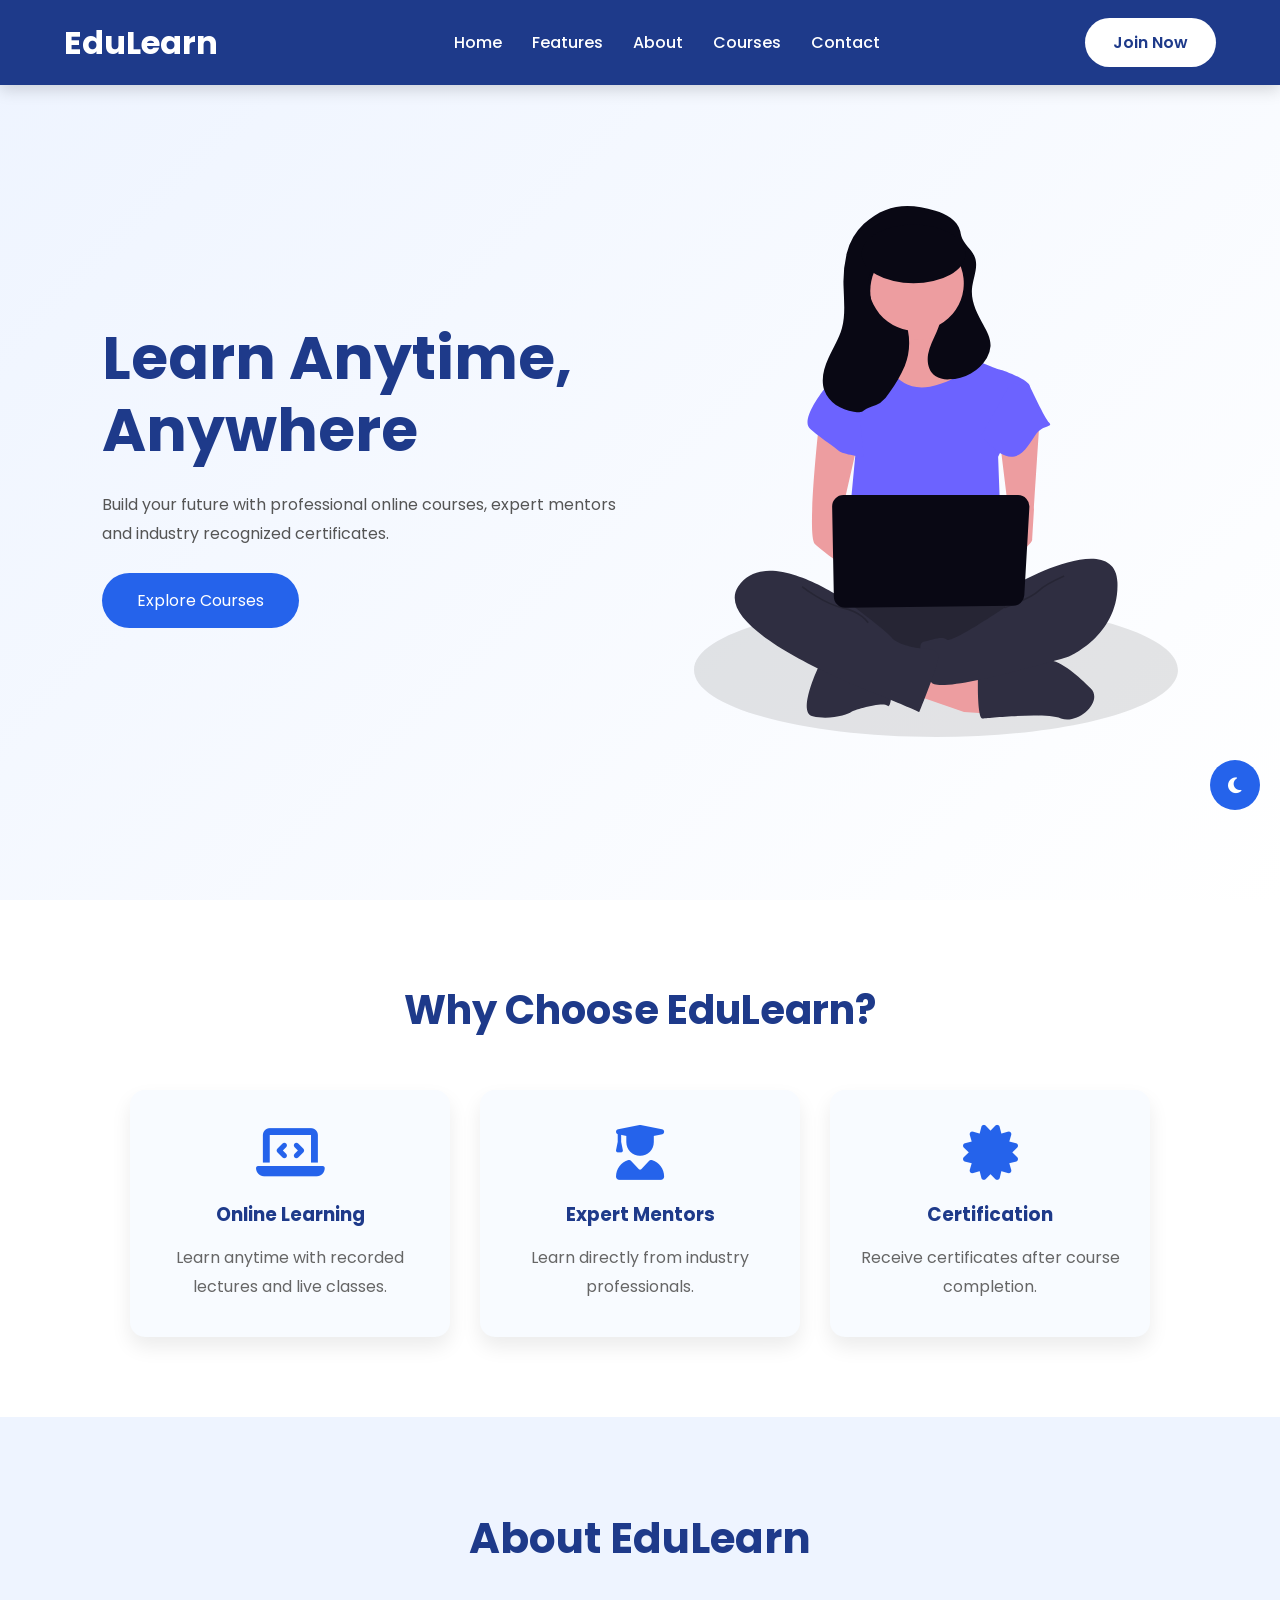
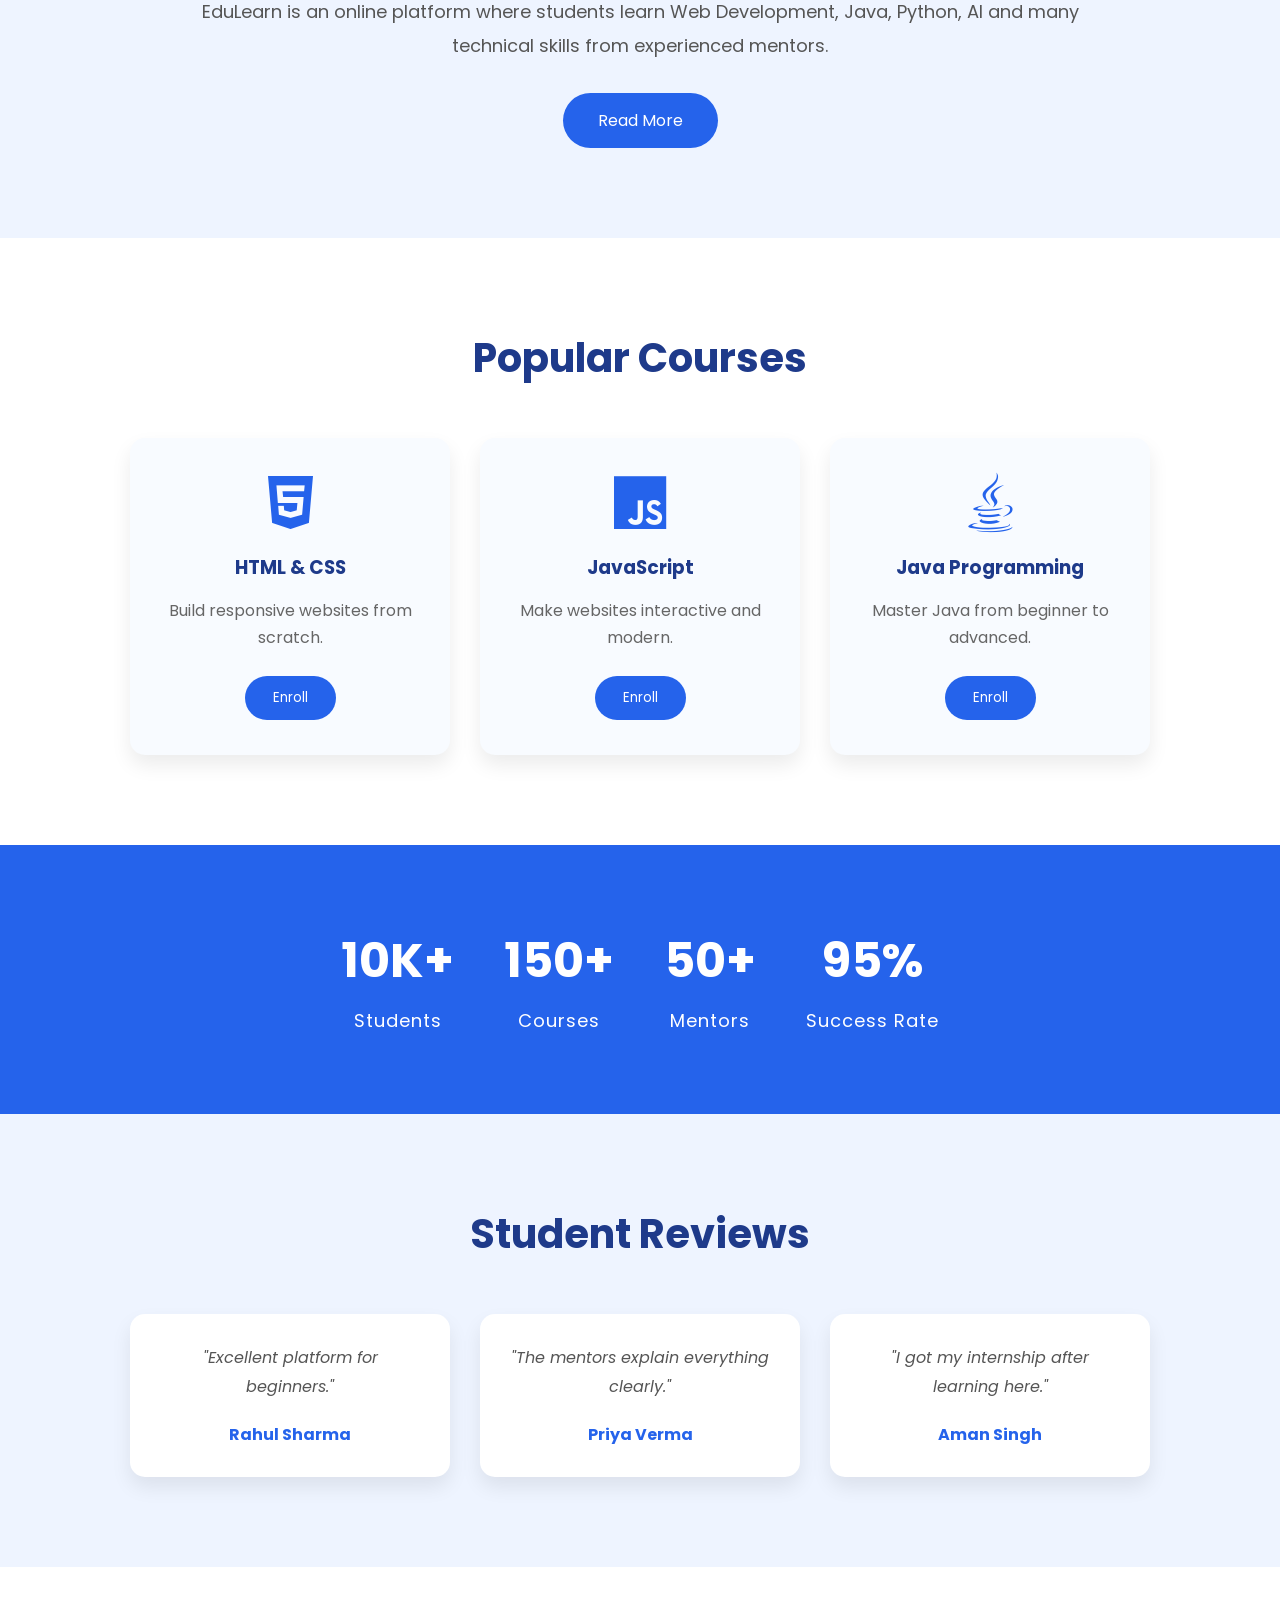
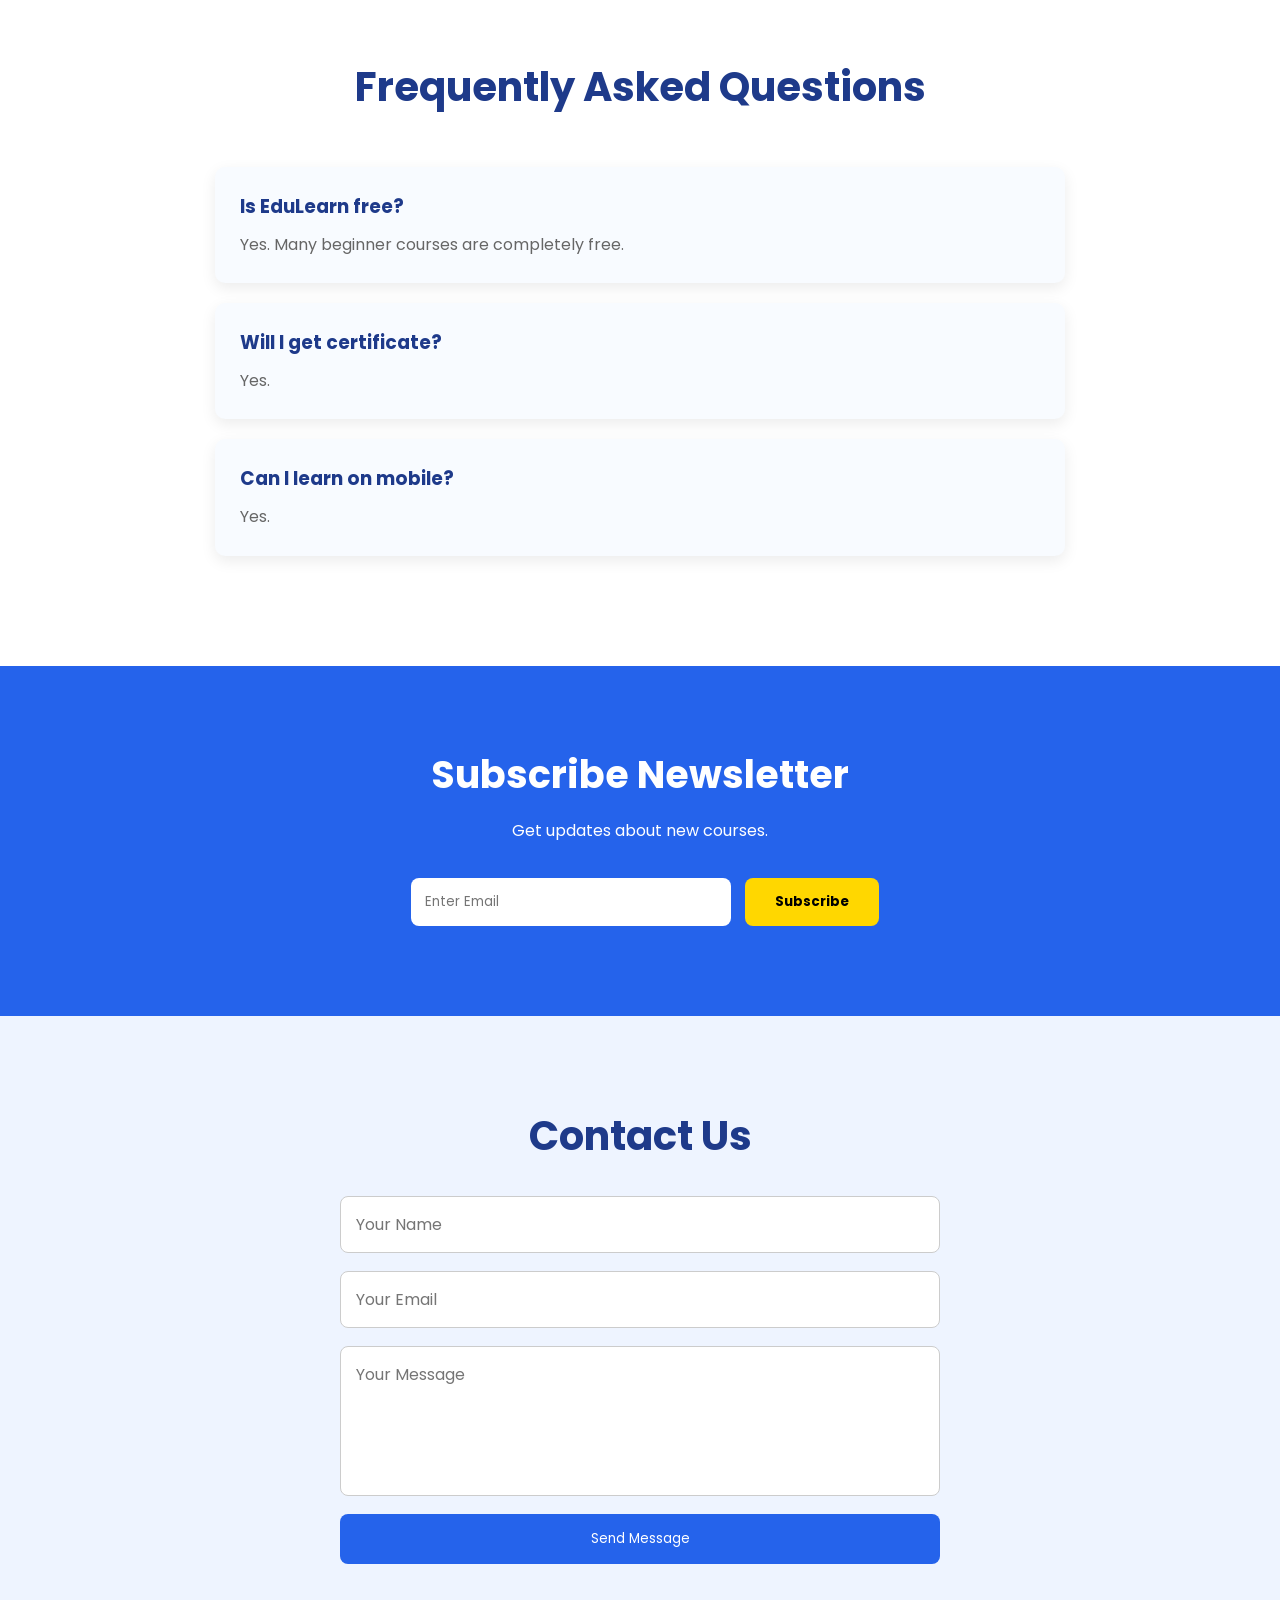
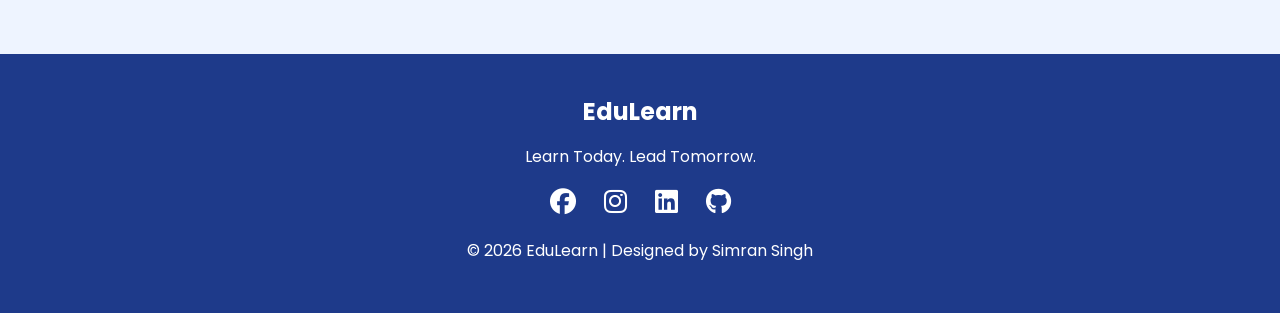
<file: Task-1-Landing Page/index.html>
<!DOCTYPE html>
<html lang="en">
<head>
    <meta charset="UTF-8">
    <meta name="viewport" content="width=device-width, initial-scale=1.0">

    <title>EduLearn | Online Learning Platform</title>

    <!-- CSS -->
    <link rel="stylesheet" href="style.css">

    <!-- Google Font -->
    <link href="https://fonts.googleapis.com/css2?family=Poppins:wght@300;400;500;600;700&display=swap" rel="stylesheet">

    <!-- Font Awesome -->
    <link rel="stylesheet"
    href="https://cdnjs.cloudflare.com/ajax/libs/font-awesome/6.5.2/css/all.min.css">
</head>

<body>

<!-- Loader -->
<div id="loader"></div>

<!-- Scroll Progress -->
<div id="progress-bar"></div>

<!-- Theme Button -->
<button id="theme-toggle">
    <i class="fas fa-moon"></i>
</button>

<!-- ================= HEADER ================= -->

<header>

<nav>

<h2 class="logo">EduLearn</h2>

<ul>

<li><a href="#home">Home</a></li>
<li><a href="#features">Features</a></li>
<li><a href="#about">About</a></li>
<li><a href="#courses">Courses</a></li>
<li><a href="#contact">Contact</a></li>

</ul>

<a href="#" class="btn">Join Now</a>

</nav>

</header>

<!-- ================= HERO ================= -->

<section class="hero" id="home">

<div class="hero-text">

<h1>Learn Anytime,<br>Anywhere</h1>

<p>

Build your future with professional online courses,
expert mentors and industry recognized certificates.

</p>

<a href="#courses" class="hero-btn">Explore Courses</a>

</div>

<div class="hero-image">

<img src="hero.svg" alt="Hero Image">
</div>

</section>

<!-- ================= FEATURES ================= -->

<section class="features" id="features">

<h2 class="section-title">Why Choose EduLearn?</h2>

<div class="feature-container">

<div class="feature-card">

<i class="fas fa-laptop-code"></i>

<h3>Online Learning</h3>

<p>

Learn anytime with recorded lectures and live classes.

</p>

</div>

<div class="feature-card">

<i class="fas fa-user-graduate"></i>

<h3>Expert Mentors</h3>

<p>

Learn directly from industry professionals.

</p>

</div>

<div class="feature-card">

<i class="fas fa-certificate"></i>

<h3>Certification</h3>

<p>

Receive certificates after course completion.

</p>

</div>

</div>

</section>

<!-- ================= ABOUT ================= -->

<section class="about" id="about">

<div class="about-text">

<h2>About EduLearn</h2>

<p>

EduLearn is an online platform where students learn
Web Development, Java, Python, AI and many technical
skills from experienced mentors.

</p>

<a href="#" class="about-btn">Read More</a>

</div>

</section>

<!-- ================= COURSES ================= -->

<section class="courses" id="courses">

<h2 class="section-title">

Popular Courses

</h2>

<div class="course-container">

<div class="course-card">

<i class="fab fa-html5"></i>

<h3>HTML & CSS</h3>

<p>

Build responsive websites from scratch.

</p>

<button>Enroll</button>

</div>

<div class="course-card">

<i class="fab fa-js"></i>

<h3>JavaScript</h3>

<p>

Make websites interactive and modern.

</p>

<button>Enroll</button>

</div>

<div class="course-card">

<i class="fab fa-java"></i>

<h3>Java Programming</h3>

<p>

Master Java from beginner to advanced.

</p>

<button>Enroll</button>

</div>

</div>

</section>

<!-- ================= STATS ================= -->

<section class="stats">

<div class="stat-box">

<h2>10K+</h2>

<p>Students</p>

</div>

<div class="stat-box">

<h2>150+</h2>

<p>Courses</p>

</div>

<div class="stat-box">

<h2>50+</h2>

<p>Mentors</p>

</div>

<div class="stat-box">

<h2>95%</h2>

<p>Success Rate</p>

</div>

</section>

<!-- ================= TESTIMONIAL ================= -->

<section class="testimonials">

<h2 class="section-title">

Student Reviews

</h2>

<div class="testimonial-container">

<div class="testimonial-card">

<p>

"Excellent platform for beginners."

</p>

<h4>Rahul Sharma</h4>

</div>

<div class="testimonial-card">

<p>

"The mentors explain everything clearly."

</p>

<h4>Priya Verma</h4>

</div>

<div class="testimonial-card">

<p>

"I got my internship after learning here."

</p>

<h4>Aman Singh</h4>

</div>

</div>

</section>

<!-- ================= FAQ ================= -->

<section class="faq">

<h2 class="section-title">

Frequently Asked Questions

</h2>

<div class="faq-box">

<h3>Is EduLearn free?</h3>

<p>

Yes. Many beginner courses are completely free.

</p>

</div>

<div class="faq-box">

<h3>Will I get certificate?</h3>

<p>

Yes.

</p>

</div>

<div class="faq-box">

<h3>Can I learn on mobile?</h3>

<p>

Yes.

</p>

</div>

</section>

<!-- ================= NEWSLETTER ================= -->

<section class="newsletter">

<h2>

Subscribe Newsletter

</h2>

<p>

Get updates about new courses.

</p>

<input type="email" placeholder="Enter Email">

<button>

Subscribe

</button>

</section>

<!-- ================= CONTACT ================= -->

<section class="contact" id="contact">

<h2>

Contact Us

</h2>

<form id="contactForm">

<input
type="text"
placeholder="Your Name"
required>

<input
type="email"
placeholder="Your Email"
required>

<textarea
placeholder="Your Message"
required></textarea>

<button type="submit">

Send Message

</button>

</form>

</section>

<!-- ================= FOOTER ================= -->

<footer>

<h2>

EduLearn

</h2>

<p>

Learn Today. Lead Tomorrow.

</p>

<div class="social">

<i class="fab fa-facebook"></i>

<i class="fab fa-instagram"></i>

<i class="fab fa-linkedin"></i>

<i class="fab fa-github"></i>

</div>

<p>

© 2026 EduLearn | Designed by Simran Singh

</p>

</footer>

<!-- Back To Top -->

<button id="topBtn">

↑

</button>

<script src="script.js"></script>

</body>
</html>
</file>
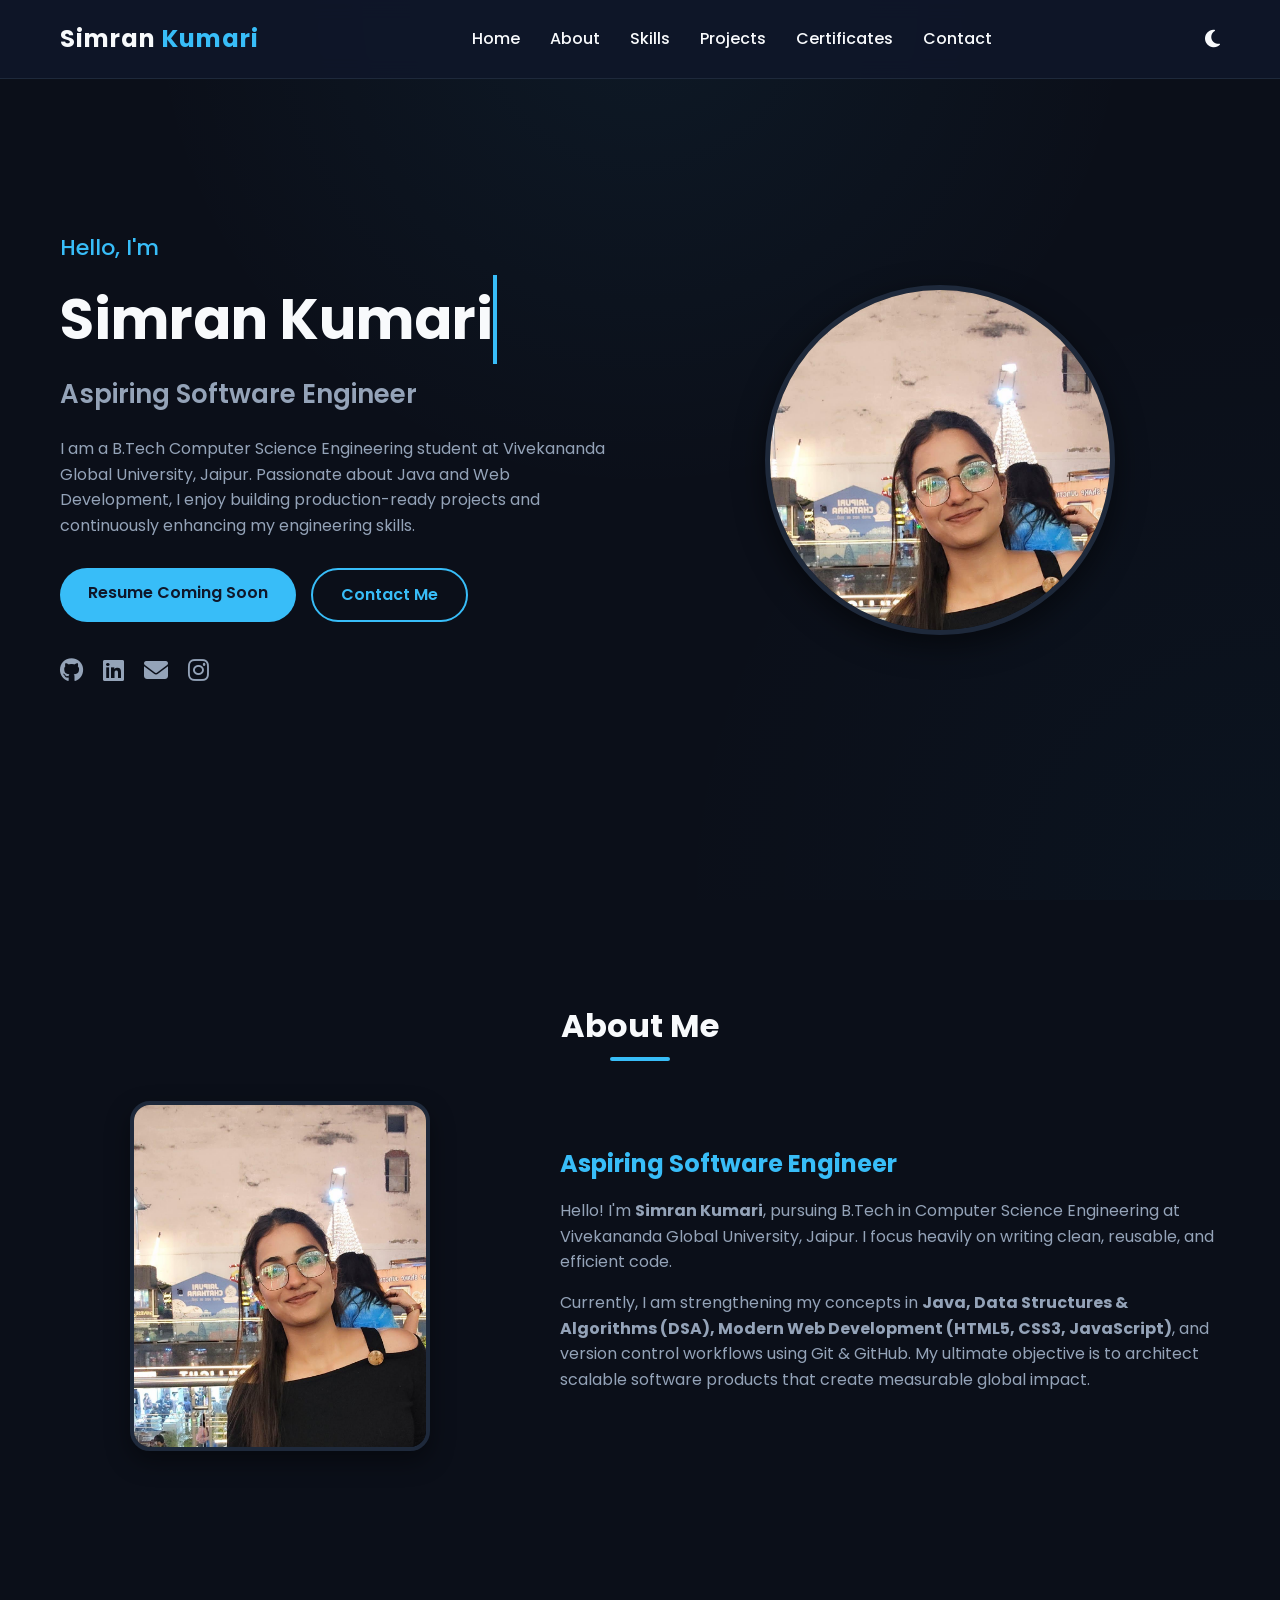
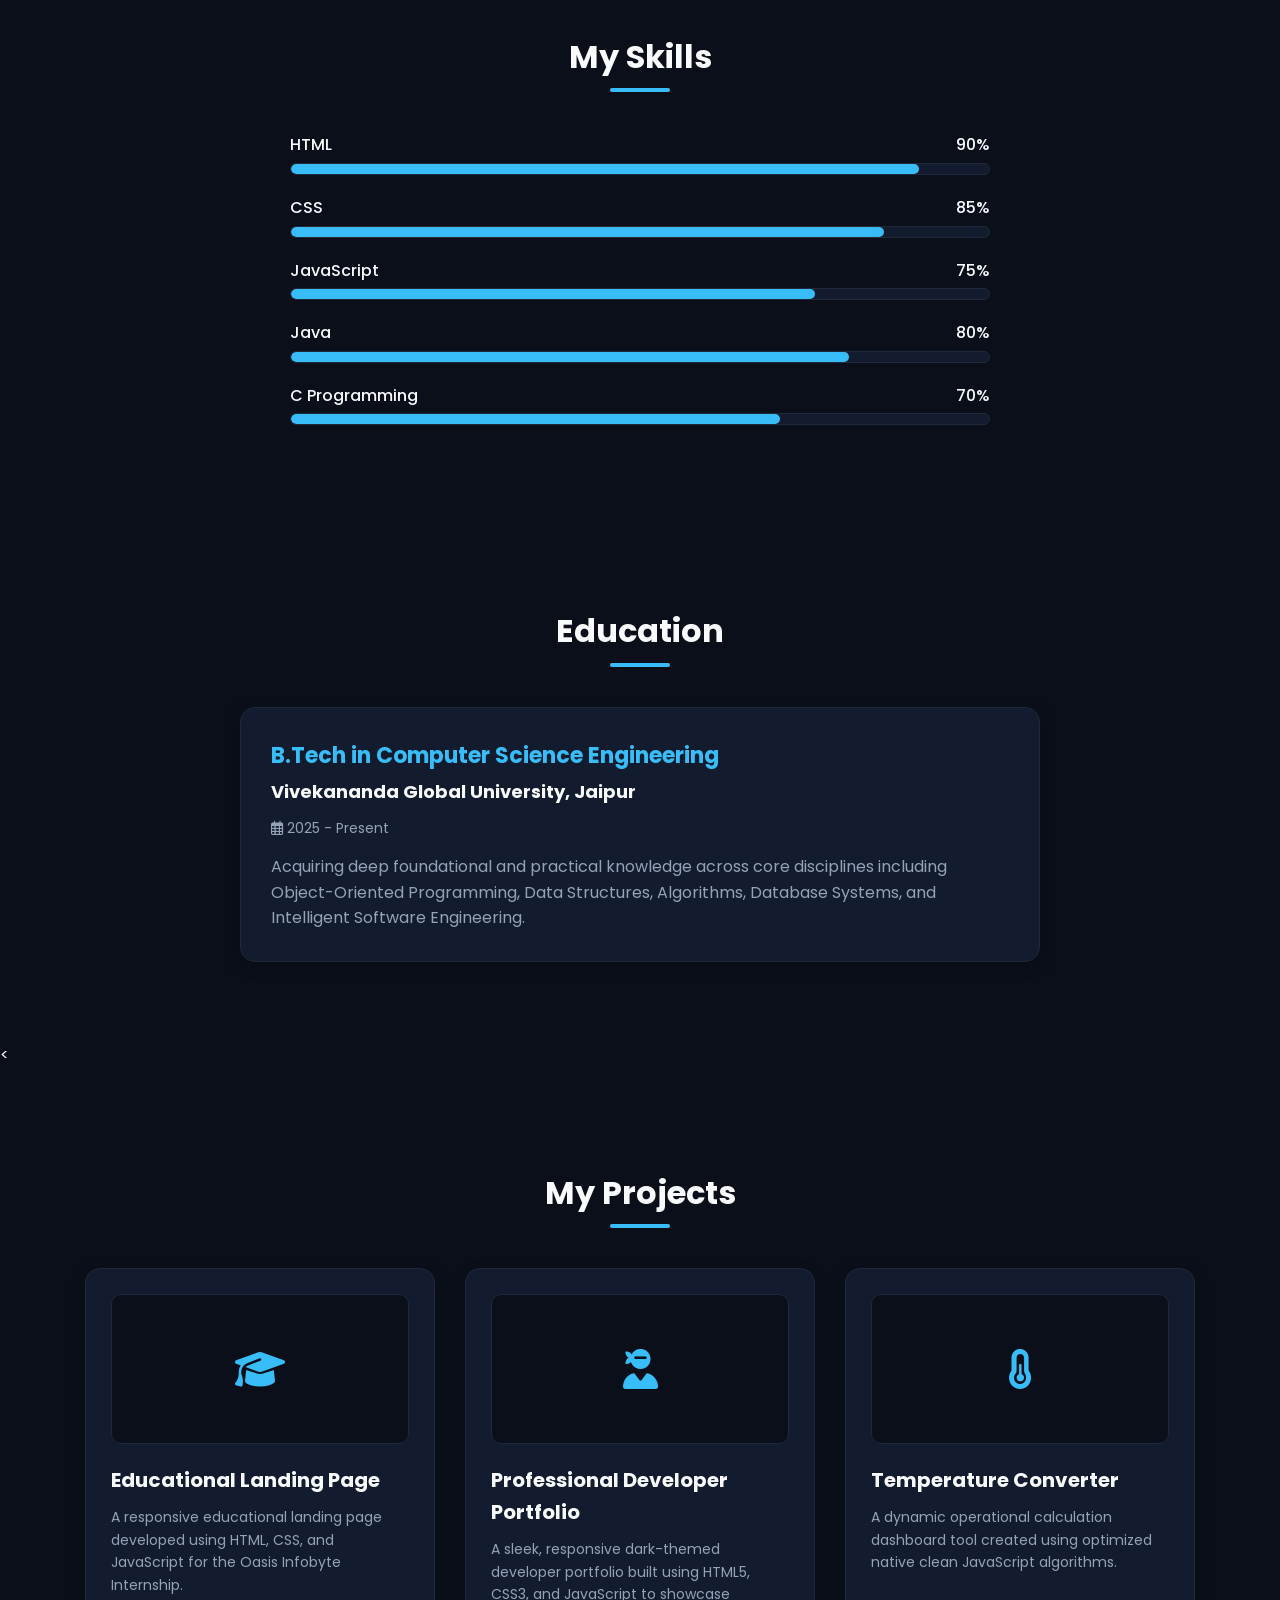
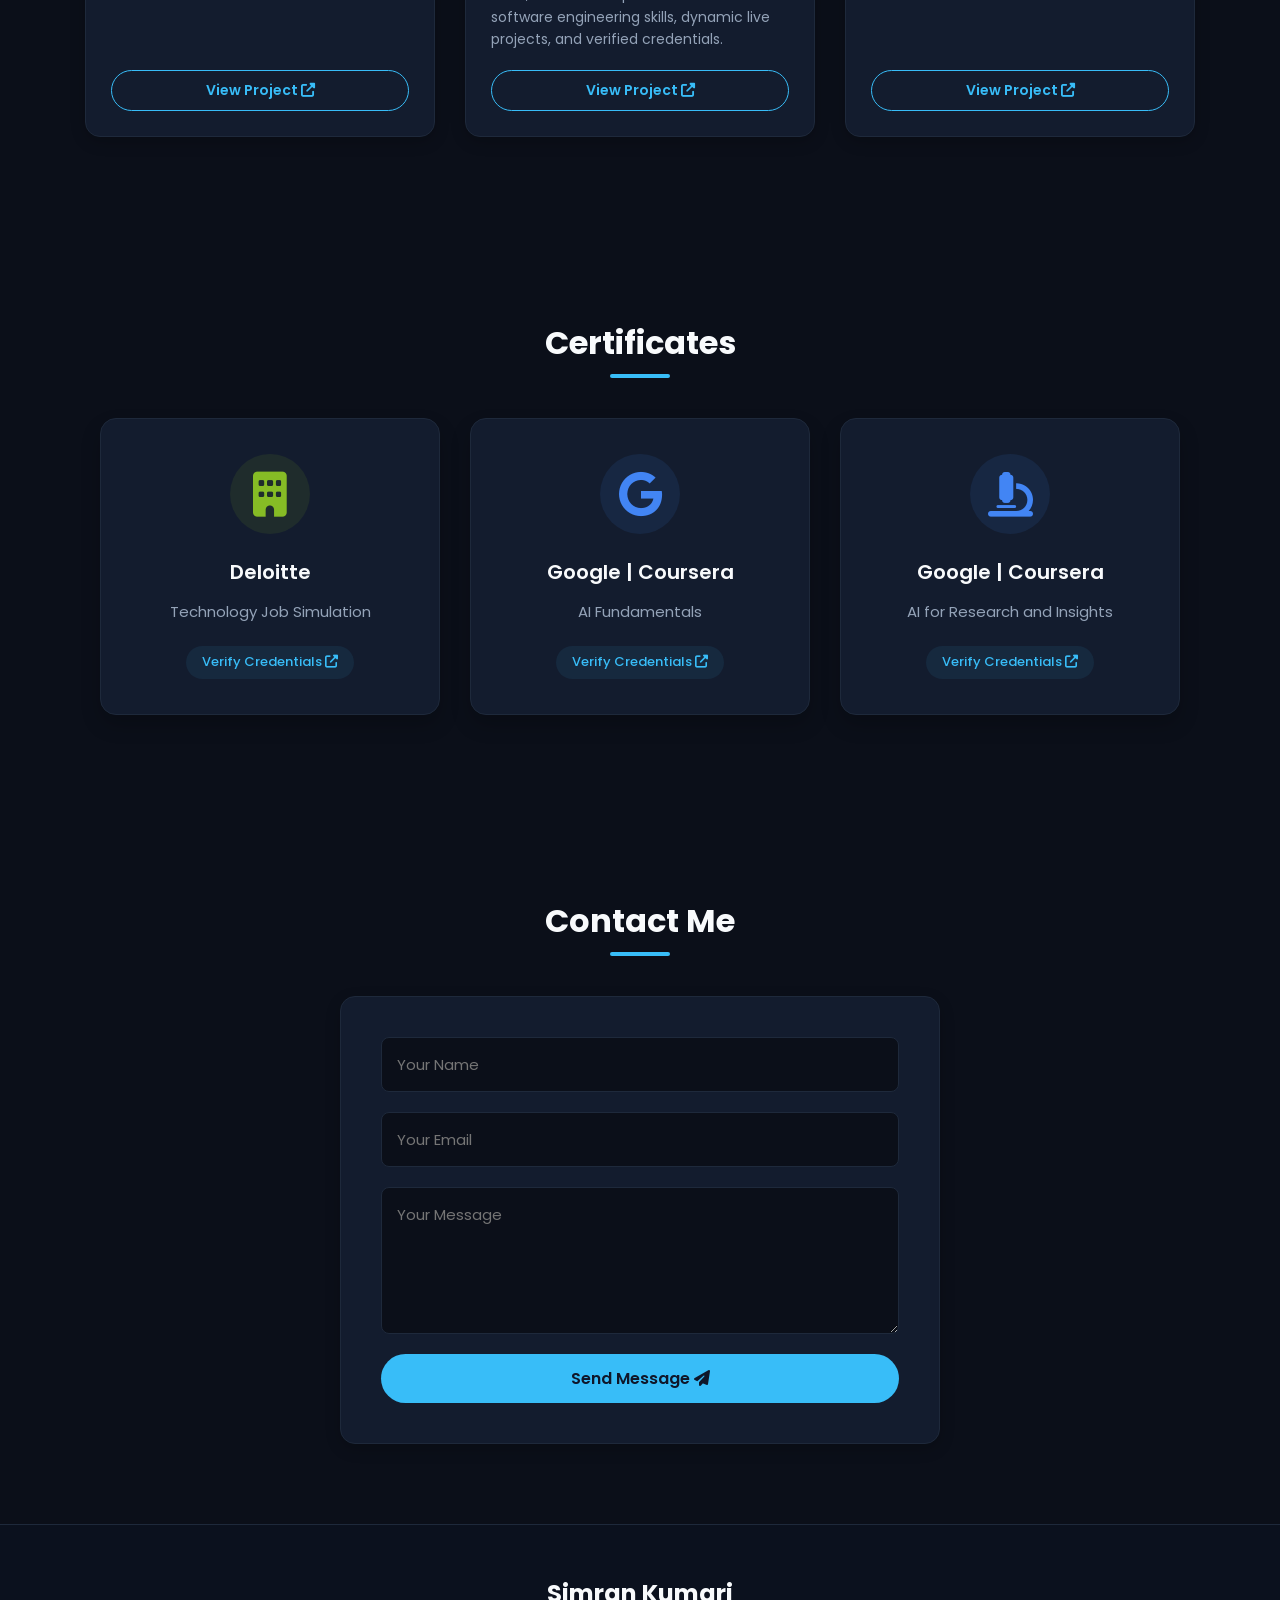
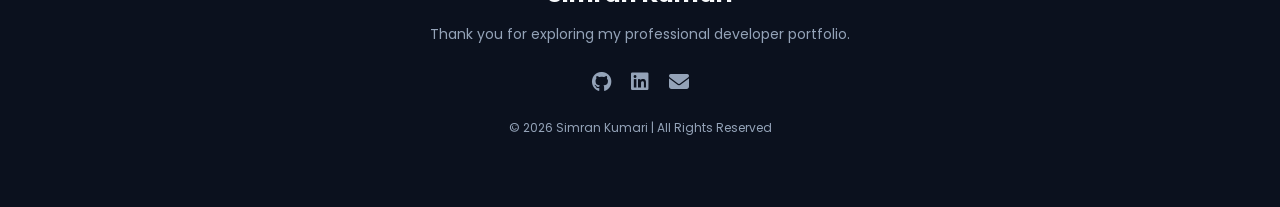
<file: Task-2-Portfolio/index.html>
<!DOCTYPE html>
<html lang="en">
<head>
    <meta charset="UTF-8">
    <meta name="viewport" content="width=device-width, initial-scale=1.0">
    <title>Simran Kumari | Portfolio</title>
    <!-- Google Font -->
    <link href="https://fonts.googleapis.com/css2?family=Poppins:wght@300;400;500;600;700&display=swap" rel="stylesheet">
    <!-- Font Awesome -->
    <link rel="stylesheet" href="https://cdnjs.cloudflare.com/ajax/libs/font-awesome/6.6.0/css/all.min.css">
    <link rel="stylesheet" href="style.css">
</head>
<body>

    <!-- ================= NAVBAR ================= -->
    <header>
        <nav class="navbar">
            <div class="logo">Simran<span> Kumari</span></div>
            <ul class="nav-links">
                <li><a href="#home">Home</a></li>
                <li><a href="#about">About</a></li>
                <li><a href="#skills">Skills</a></li>
                <li><a href="#projects">Projects</a></li>
                <li><a href="#certificates">Certificates</a></li>
                <li><a href="#contact">Contact</a></li>
            </ul>
            <div class="right-icons">
                <button id="theme-toggle"><i class="fas fa-moon"></i></button>
                <div class="menu-btn"><i class="fas fa-bars"></i></div>
            </div>
        </nav>
    </header>

    <!-- ================= HERO ================= -->
    <section class="hero" id="home">
        <div class="hero-container">
            <div class="hero-text">
                <h3>Hello, I'm</h3>
                
                <!-- Fixed width container taaki text bounce na kare -->
                <div class="name-wrapper">
                    <h1 class="typing-name">Simran Kumari</h1>
                </div>
                
                <h2>Aspiring <span class="typing">Software Engineer</span></h2>
                <p>
                    I am a B.Tech Computer Science Engineering student at Vivekananda Global University, Jaipur.
                    Passionate about Java and Web Development, I enjoy building production-ready projects 
                    and continuously enhancing my engineering skills.
                </p>
                <div class="hero-buttons">
                    <a href="#" class="btn">Resume Coming Soon</a>
                    <a href="#contact" class="btn2">Contact Me</a>
                </div>
                <div class="social-icons">
                    <a href="https://github.com/simran7kumari783-prog" target="_blank"><i class="fab fa-github"></i></a>
                    <a href="https://www.linkedin.com/in/simran-kumari-593a39384" target="_blank"><i class="fab fa-linkedin"></i></a>
                    <a href="mailto:simran7kumari783@gmail.com"><i class="fas fa-envelope"></i></a>
                    <a href="#"><i class="fab fa-instagram"></i></a>
                </div>
            </div>
            
            <div class="hero-image">
                <img src="profile.png.jpeg" alt="Simran Kumari Profile Picture">
            </div>
        </div>
    </section>
    <!-- ================= ABOUT ================= -->
    <section class="about" id="about">
        <div class="section-title">
            <h2>About Me</h2>
        </div>
        <div class="about-container">
            <div class="about-image">
                <img src="profile.png.jpeg" alt="About Simran Kumari">
            </div>
            <div class="about-content">
                <h3>Aspiring Software Engineer</h3>
                <p>
                    Hello! I'm <b>Simran Kumari</b>, pursuing B.Tech in Computer Science Engineering at Vivekananda Global University, Jaipur. I focus heavily on writing clean, reusable, and efficient code.
                </p>
                <p>
                    Currently, I am strengthening my concepts in <b>Java, Data Structures & Algorithms (DSA), Modern Web Development (HTML5, CSS3, JavaScript)</b>, and version control workflows using Git & GitHub. My ultimate objective is to architect scalable software products that create measurable global impact.
                </p>
            </div>
        </div>
    </section>

    <!-- ================= SKILLS ================= -->
    <section class="skills" id="skills">
        <div class="section-title">
            <h2>My Skills</h2>
        </div>
        <div class="skills-container">
            <div class="skill">
                <div class="skill-info"><span>HTML</span><span>90%</span></div>
                <div class="progress"><div class="progress-bar" style="width: 90%"></div></div>
            </div>
            <div class="skill">
                <div class="skill-info"><span>CSS</span><span>85%</span></div>
                <div class="progress"><div class="progress-bar" style="width: 85%"></div></div>
            </div>
            <div class="skill">
                <div class="skill-info"><span>JavaScript</span><span>75%</span></div>
                <div class="progress"><div class="progress-bar" style="width: 75%"></div></div>
            </div>
            <div class="skill">
                <div class="skill-info"><span>Java</span><span>80%</span></div>
                <div class="progress"><div class="progress-bar" style="width: 80%"></div></div>
            </div>
            <div class="skill">
                <div class="skill-info"><span>C Programming</span><span>70%</span></div>
                <div class="progress"><div class="progress-bar" style="width: 70%"></div></div>
            </div>
        </div>
    </section>

    <!-- ================= EDUCATION ================= -->
    <section class="education" id="education">
        <div class="section-title">
            <h2>Education</h2>
        </div>
        <div class="education-card">
            <h3>B.Tech in Computer Science Engineering</h3>
            <h4>Vivekananda Global University, Jaipur</h4>
            <p class="duration"><i class="far fa-calendar-alt"></i> 2025 - Present</p>
            <p>
                Acquiring deep foundational and practical knowledge across core disciplines including Object-Oriented Programming, Data Structures, Algorithms, Database Systems, and Intelligent Software Engineering.
            </p>
        </div>
    </section>

    <<!-- ================= PROJECTS ================= -->
<section class="projects" id="projects">

    <div class="section-title">
        <h2>My Projects</h2>
    </div>

    <div class="project-container">

        <!-- Project 1 (Task-1): Educational Landing Page -->
        <div class="project-card">
            <div class="project-img-placeholder"><i class="fas fa-graduation-cap"></i></div>
            
            <h3>Educational Landing Page</h3>
            
            <p>
                A responsive educational landing page developed using
                HTML, CSS, and JavaScript for the Oasis Infobyte Internship.
            </p>
            
            <a href="https://simran7kumari783-prog.github.io/OIBSIP/Task-1-Landing%20Page/index.html" target="_blank" class="project-btn">
                View Project <i class="fas fa-external-link-alt"></i>
            </a>
        </div>

        <!-- Project 2 (Task-2): Developer Portfolio -->
        <div class="project-card">
            <div class="project-img-placeholder"><i class="fas fa-user-ninja"></i></div>
            
            <h3>Professional Developer Portfolio</h3>
            
            <p>
                A sleek, responsive dark-themed developer portfolio built using HTML5, CSS3, and JavaScript to showcase software engineering skills, dynamic live projects, and verified credentials.
            </p>
            
            <a href="https://simran7kumari783-prog.github.io/OIBSIP/Task-2-Portfolio/index.html" target="_blank" class="project-btn">
                View Project <i class="fas fa-external-link-alt"></i>
            </a>
        </div>

        <!-- Project 3 (Task-3): Temperature Converter -->
        <div class="project-card">
            <div class="project-img-placeholder"><i class="fas fa-thermometer-half"></i></div>
            
            <h3>Temperature Converter</h3>
            
            <p>
                A dynamic operational calculation dashboard tool created using optimized native clean JavaScript algorithms.
            </p>
            
            <a href="https://simran7kumari783-prog.github.io/OIBSIP/Task-3-Temperature-Converter/index.html" target="_blank" class="project-btn">
                View Project <i class="fas fa-external-link-alt"></i>
            </a>
        </div>

    </div>

</section>

</section>
    </section>

    <!-- ================= CERTIFICATES ================= -->
<section class="certificates" id="certificates">

    <div class="section-title">
        <h2>Certificates</h2>
    </div>

    <div class="certificate-container">

        <!-- Certificate 1: Deloitte -->
        <a href="https://www.theforage.com/" target="_blank" class="cert-link">
            <div class="certificate-card deloitte-card">
                <div class="cert-brand-icon">
                    <i class="fas fa-building"></i>
                </div>
                <h3>Deloitte</h3>
                <p>Technology Job Simulation</p>
                <span class="verify-badge">Verify Credentials <i class="fas fa-external-link-alt"></i></span>
            </div>
        </a>

        <!-- Certificate 2: Google AI Fundamentals -->
        <a href="https://coursera.org/verify/FMDP59UWXWM7" target="_blank" class="cert-link">
            <div class="certificate-card google-card">
                <div class="cert-brand-icon">
                    <i class="fab fa-google"></i>
                </div>
                <h3>Google | Coursera</h3>
                <p>AI Fundamentals</p>
                <span class="verify-badge">Verify Credentials <i class="fas fa-external-link-alt"></i></span>
            </div>
        </a>

        <!-- Certificate 3: Certificate - Google AI for Research and Insights -->
        <a href="https://coursera.org/verify/7R9SBTDLVNP8" target="_blank" class="cert-link">
            <div class="certificate-card google-card">
                <div class="cert-brand-icon">
                    <i class="fas fa-microscope"></i>
                </div>
                <h3>Google | Coursera</h3>
                <p>AI for Research and Insights</p>
                <span class="verify-badge">Verify Credentials <i class="fas fa-external-link-alt"></i></span>
            </div>
        </a>

    </div>

</section>
</section>

    <!-- ================= CONTACT ================= -->
    <section class="contact" id="contact">
        <div class="section-title">
            <h2>Contact Me</h2>
        </div>
        <div class="contact-wrapper">
            <form onsubmit="event.preventDefault(); alert('Message sent successfully!');">
                <input type="text" placeholder="Your Name" required>
                <input type="email" placeholder="Your Email" required>
                <textarea rows="5" placeholder="Your Message" required></textarea>
                <button type="submit" class="submit-btn">Send Message <i class="fas fa-paper-plane"></i></button>
            </form>
        </div>
    </section>

    <!-- ================= FOOTER ================= -->
    <footer>
        <h3>Simran Kumari</h3>
        <p>Thank you for exploring my professional developer portfolio.</p>
        <div class="footer-icons">
            <a href="https://github.com/simran7kumari783-prog" target="_blank"><i class="fab fa-github"></i></a>
            <a href="https://www.linkedin.com/in/simran-kumari-593a39384" target="_blank"><i class="fab fa-linkedin"></i></a>
            <a href="mailto:simran7kumari783@gmail.com"><i class="fas fa-envelope"></i></a>
        </div>
        <p class="copyright">&copy; 2026 Simran Kumari | All Rights Reserved</p>
    </footer>

    <!-- Scroll To Top -->
    <button id="topBtn"><i class="fas fa-arrow-up"></i></button>

    <script src="script.js"></script>
</body>
</html>
</file>
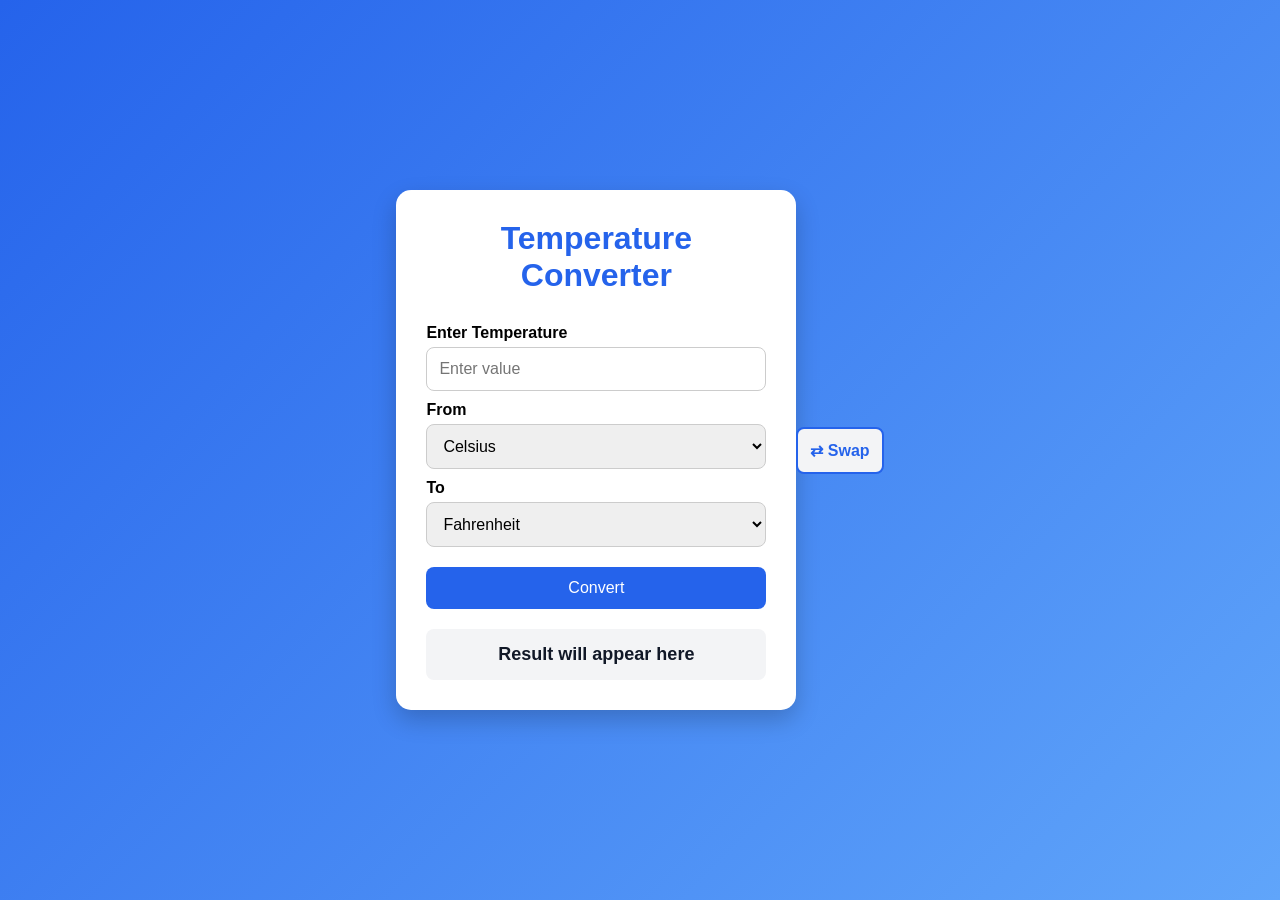
<file: Task-3-Temperature-Converter/index.html>
<!DOCTYPE html>
<html lang="en">

<head>

<meta charset="UTF-8">

<meta name="viewport" content="width=device-width, initial-scale=1.0">

<title>Temperature Converter</title>

<link rel="stylesheet" href="style.css">

</head>

<body>

<div class="container">

<h1>Temperature Converter</h1>

<div class="converter">

<label>Enter Temperature</label>

<input
type="number"
id="temperature"
placeholder="Enter value">

<label>From</label>

<select id="fromUnit">

<option value="celsius">Celsius</option>

<option value="fahrenheit">Fahrenheit</option>

<option value="kelvin">Kelvin</option>

</select>

<label>To</label>

<select id="toUnit">

<option value="fahrenheit">Fahrenheit</option>

<option value="celsius">Celsius</option>

<option value="kelvin">Kelvin</option>

</select>

<button onclick="convertTemperature()">

Convert

</button>

<div id="result">

Result will appear here

</div>

</div>

</div>

<script src="script.js"></script>

</body>

</html>
<button id="swapBtn" onclick="swapUnits()">
    ⇄ Swap
</button>
</file>
<file: Task-1-Landing Page/style.css>
/* ===========================
   Google Font & Reset
=========================== */

*{
    margin:0;
    padding:0;
    box-sizing:border-box;
    font-family:'Poppins',sans-serif;
}

html{
    scroll-behavior:smooth;
}

body{
    background:#f8fbff;
    color:#333;
    overflow-x:hidden;
}

/* Loader */

#loader{
    position:fixed;
    top:0;
    left:0;
    width:100%;
    height:100%;
    background:#ffffff;
    display:flex;
    justify-content:center;
    align-items:center;
    z-index:9999;
}

#loader::after{
    content:"";
    width:60px;
    height:60px;
    border:8px solid #ddd;
    border-top:8px solid #2563eb;
    border-radius:50%;
    animation:spin 1s linear infinite;
}

@keyframes spin{
    100%{
        transform:rotate(360deg);
    }
}

/* Progress Bar */

#progress-bar{
    position:fixed;
    top:0;
    left:0;
    height:5px;
    width:0;
    background:#FFD700;
    z-index:99999;
}

/* Theme Button */

#theme-toggle{
    position:fixed;
    right:20px;
    bottom:90px;
    width:50px;
    height:50px;
    border:none;
    border-radius:50%;
    background:#2563eb;
    color:white;
    font-size:18px;
    cursor:pointer;
    z-index:999;
}

/* Header */

header{
    width:100%;
    background:#1e3a8a;
    position:fixed;
    top:0;
    left:0;
    z-index:1000;
    box-shadow:0 5px 15px rgba(0,0,0,.15);
}

nav{
    width:90%;
    margin:auto;
    display:flex;
    justify-content:space-between;
    align-items:center;
    padding:18px 0;
}

.logo{
    color:white;
    font-size:32px;
    font-weight:700;
}

nav ul{
    display:flex;
    list-style:none;
}

nav ul li{
    margin-left:30px;
}

nav ul li a{
    text-decoration:none;
    color:white;
    transition:.3s;
    font-weight:500;
}

nav ul li a:hover{
    color:#FFD700;
}

.btn{
    text-decoration:none;
    background:white;
    color:#1e3a8a;
    padding:12px 28px;
    border-radius:30px;
    font-weight:600;
    transition:.3s;
}

.btn:hover{
    background:#FFD700;
}

/* Hero */

.hero{
    min-height:100vh;
    display:flex;
    justify-content:space-between;
    align-items:center;
    padding:120px 8% 70px;
    background:linear-gradient(135deg,#eef4ff,#ffffff);
}

.hero-text{
    width:50%;
}

.hero-text h1{
    font-size:60px;
    color:#1e3a8a;
    line-height:1.2;
}

.hero-text p{
    margin:25px 0;
    line-height:1.8;
    color:#555;
}

.hero-btn{
    display:inline-block;
    text-decoration:none;
    background:#2563eb;
    color:white;
    padding:15px 35px;
    border-radius:30px;
    transition:.3s;
}

.hero-btn:hover{
    background:#1d4ed8;
    transform:translateY(-5px);
}

.hero-image{
    width:45%;
    text-align:center;
}

.hero-image img{
    width:100%;
    max-width:500px;
    animation:float 4s ease-in-out infinite;
}

@keyframes float{
    0%{transform:translateY(0);}
    50%{transform:translateY(-15px);}
    100%{transform:translateY(0);}
}

.section-title{
    text-align:center;
    font-size:40px;
    color:#1e3a8a;
    margin-bottom:50px;
}
/* ===========================
   FEATURES SECTION
=========================== */

.features{
    padding:80px 8%;
    background:#ffffff;
}

.feature-container{
    display:flex;
    justify-content:center;
    gap:30px;
    flex-wrap:wrap;
}

.feature-card{
    width:320px;
    background:#f8fbff;
    padding:35px 25px;
    border-radius:15px;
    text-align:center;
    box-shadow:0 10px 20px rgba(0,0,0,.08);
    transition:.4s;
}

.feature-card:hover{
    transform:translateY(-12px);
    box-shadow:0 15px 30px rgba(0,0,0,.15);
}

.feature-card i{
    font-size:55px;
    color:#2563eb;
    margin-bottom:20px;
}

.feature-card h3{
    color:#1e3a8a;
    margin-bottom:15px;
}

.feature-card p{
    color:#666;
    line-height:1.8;
}

/* ===========================
   ABOUT SECTION
=========================== */

.about{
    padding:90px 8%;
    background:#eef4ff;
    text-align:center;
}

.about-text{
    max-width:900px;
    margin:auto;
}

.about h2{
    font-size:42px;
    color:#1e3a8a;
    margin-bottom:25px;
}

.about p{
    font-size:18px;
    color:#555;
    line-height:1.9;
    margin-bottom:30px;
}

.about-btn{
    display:inline-block;
    padding:15px 35px;
    background:#2563eb;
    color:white;
    text-decoration:none;
    border-radius:30px;
    transition:.3s;
}

.about-btn:hover{
    background:#1d4ed8;
    transform:translateY(-4px);
}

/* ===========================
   COURSES SECTION
=========================== */

.courses{
    padding:90px 8%;
    background:white;
}

.course-container{
    display:flex;
    justify-content:center;
    gap:30px;
    flex-wrap:wrap;
}

.course-card{
    width:320px;
    background:#f8fbff;
    padding:35px;
    text-align:center;
    border-radius:15px;
    box-shadow:0 10px 20px rgba(0,0,0,.08);
    transition:.4s;
}

.course-card:hover{
    transform:translateY(-10px);
}

.course-card i{
    font-size:60px;
    color:#2563eb;
    margin-bottom:20px;
}

.course-card h3{
    color:#1e3a8a;
    margin-bottom:15px;
}

.course-card p{
    color:#666;
    line-height:1.7;
    margin-bottom:25px;
}

.course-card button{
    padding:12px 28px;
    background:#2563eb;
    color:white;
    border:none;
    border-radius:25px;
    cursor:pointer;
    transition:.3s;
}

.course-card button:hover{
    background:#1d4ed8;
}

/* ===========================
   STATS SECTION
=========================== */

.stats{
    padding:80px 8%;
    background:#2563eb;
    display:flex;
    justify-content:center;
    gap:50px;
    flex-wrap:wrap;
}

.stat-box{
    text-align:center;
    color:white;
}

.stat-box h2{
    font-size:48px;
    margin-bottom:10px;
}

.stat-box p{
    font-size:18px;
    letter-spacing:1px;
}
/* ===========================
   TESTIMONIAL SECTION
=========================== */

.testimonials{
    padding:90px 8%;
    background:#eef4ff;
}

.testimonial-container{
    display:flex;
    justify-content:center;
    gap:30px;
    flex-wrap:wrap;
}

.testimonial-card{
    width:320px;
    background:white;
    padding:30px;
    border-radius:15px;
    box-shadow:0 10px 20px rgba(0,0,0,.08);
    text-align:center;
    transition:.4s;
}

.testimonial-card:hover{
    transform:translateY(-10px);
}

.testimonial-card p{
    color:#555;
    line-height:1.8;
    font-style:italic;
    margin-bottom:20px;
}

.testimonial-card h4{
    color:#2563eb;
}

/* ===========================
   FAQ
=========================== */

.faq{
    padding:90px 8%;
    background:white;
}

.faq-box{
    max-width:850px;
    margin:20px auto;
    background:#f8fbff;
    padding:25px;
    border-radius:10px;
    box-shadow:0 5px 15px rgba(0,0,0,.08);
}

.faq-box h3{
    color:#1e3a8a;
    margin-bottom:10px;
}

.faq-box p{
    color:#666;
    line-height:1.7;
}

/* ===========================
   NEWSLETTER
=========================== */

.newsletter{
    padding:80px 8%;
    text-align:center;
    background:#2563eb;
    color:white;
}

.newsletter h2{
    font-size:38px;
    margin-bottom:15px;
}

.newsletter p{
    margin-bottom:25px;
}

.newsletter input{
    width:320px;
    max-width:90%;
    padding:14px;
    border:none;
    border-radius:8px;
    margin:10px;
    outline:none;
}

.newsletter button{
    padding:14px 30px;
    background:#FFD700;
    border:none;
    border-radius:8px;
    cursor:pointer;
    font-weight:bold;
    transition:.3s;
}

.newsletter button:hover{
    transform:scale(1.05);
}

/* ===========================
   CONTACT
=========================== */

.contact{
    padding:90px 8%;
    background:#eef4ff;
    text-align:center;
}

.contact h2{
    font-size:40px;
    color:#1e3a8a;
    margin-bottom:30px;
}

.contact form{
    max-width:600px;
    margin:auto;
    display:flex;
    flex-direction:column;
    gap:18px;
}

.contact input,
.contact textarea{
    padding:15px;
    border:1px solid #ccc;
    border-radius:8px;
    outline:none;
    font-size:16px;
}

.contact textarea{
    height:150px;
    resize:none;
}

.contact button{
    padding:15px;
    background:#2563eb;
    color:white;
    border:none;
    border-radius:8px;
    cursor:pointer;
    transition:.3s;
}

.contact button:hover{
    background:#1d4ed8;
}

/* ===========================
   FOOTER
=========================== */

footer{
    background:#1e3a8a;
    color:white;
    text-align:center;
    padding:40px 20px;
}

footer h2{
    margin-bottom:15px;
}

footer p{
    margin:10px 0;
}

.social{
    margin:20px 0;
}

.social i{
    font-size:26px;
    margin:0 12px;
    cursor:pointer;
    transition:.3s;
}

.social i:hover{
    color:#FFD700;
    transform:translateY(-5px);
}

/* ===========================
   BACK TO TOP
=========================== */

#topBtn{
    position:fixed;
    bottom:25px;
    right:25px;
    width:50px;
    height:50px;
    border:none;
    border-radius:50%;
    background:#2563eb;
    color:white;
    font-size:20px;
    cursor:pointer;
    display:none;
    z-index:999;
}

#topBtn:hover{
    background:#1d4ed8;
}

/* ===========================
   DARK MODE
=========================== */

.dark-mode{
    background:#111827;
    color:white;
}

.dark-mode header{
    background:#0f172a;
}

.dark-mode .features,
.dark-mode .courses,
.dark-mode .faq,
.dark-mode .newsletter,
.dark-mode .contact,
.dark-mode .about,
.dark-mode .testimonials{
    background:#111827;
}

.dark-mode .feature-card,
.dark-mode .course-card,
.dark-mode .testimonial-card,
.dark-mode .faq-box{
    background:#1f2937;
    color:white;
}

.dark-mode h1,
.dark-mode h2,
.dark-mode h3,
.dark-mode p{
    color:white;
}

/* ===========================
   RESPONSIVE
=========================== */

@media(max-width:992px){

.hero{
    flex-direction:column;
    text-align:center;
}

.hero-text,
.hero-image{
    width:100%;
}

.hero-text h1{
    font-size:42px;
}

nav{
    flex-direction:column;
}

nav ul{
    margin:20px 0;
    flex-wrap:wrap;
    justify-content:center;
}

}

@media(max-width:768px){

.feature-card,
.course-card,
.testimonial-card{
    width:100%;
}

.logo{
    font-size:28px;
}

.hero-text h1{
    font-size:34px;
}

.section-title{
    font-size:32px;
}

.newsletter input{
    width:100%;
}

.newsletter button{
    width:100%;
}

}
</file>
<file: Task-2-Portfolio/style.css>
/* CSS RESET & VARIABLES */
* {
    margin: 0;
    padding: 0;
    box-sizing: border-box;
    font-family: 'Poppins', sans-serif;
    scroll-behavior: smooth;
}

:root {
    --bg-color: #0f172a;
    --card-bg: #1e293b;
    --text-color: #f8fafc;
    --text-muted: #94a3b8;
    --primary-color: #38bdf8;
    --primary-hover: #0ea5e9;
    --border-color: #334155;
}

body {
    background-color: var(--bg-color);
    color: var(--text-color);
    overflow-x: hidden;
    line-height: 1.6;
}

/* NAVBAR */
header {
    position: fixed;
    top: 0;
    left: 0;
    width: 100%;
    background-color: rgba(15, 23, 42, 0.9);
    backdrop-filter: blur(10px);
    z-index: 1000;
    border-bottom: 1px solid var(--border-color);
}

.navbar {
    max-width: 1200px;
    margin: 0 auto;
    padding: 20px;
    display: flex;
    justify-content: space-between;
    align-items: center;
}

.logo {
    font-size: 24px;
    font-weight: 700;
    letter-spacing: 1px;
}

.logo span {
    color: var(--primary-color);
}

.nav-links {
    display: flex;
    list-style: none;
    gap: 30px;
}

.nav-links a {
    color: var(--text-color);
    text-decoration: none;
    font-weight: 500;
    transition: color 0.3s ease;
}

.nav-links a:hover {
    color: var(--primary-color);
}

.right-icons {
    display: flex;
    align-items: center;
    gap: 15px;
}

#theme-toggle, .menu-btn {
    background: none;
    border: none;
    color: var(--text-color);
    font-size: 20px;
    cursor: pointer;
    transition: color 0.3s;
}

#theme-toggle:hover, .menu-btn:hover {
    color: var(--primary-color);
}

.menu-btn {
    display: none;
}

/* GLOBAL SECTIONS */
section {
    padding: 100px 20px 80px 20px;
    max-width: 1200px;
    margin: 0 auto;
}

.section-title {
    text-align: center;
    margin-bottom: 50px;
}

.section-title h2 {
    font-size: 32px;
    font-weight: 700;
    position: relative;
    display: inline-block;
}

.section-title h2::after {
    content: '';
    position: absolute;
    bottom: -10px;
    left: 50%;
    transform: translateX(-50%);
    width: 60px;
    height: 4px;
    background-color: var(--primary-color);
    border-radius: 2px;
}

/* HERO SECTION */
.hero {
    min-height: 100vh;
    display: flex;
    align-items: center;
}

.hero-container {
    display: flex;
    align-items: center;
    justify-content: space-between;
    gap: 40px;
    width: 100%;
}

.hero-text {
    flex: 1;
}

.hero-text h3 {
    font-size: 22px;
    font-weight: 500;
    color: var(--primary-color);
}

.hero-text h1 {
    font-size: 56px;
    font-weight: 700;
    margin: 10px 0;
}

.hero-text h2 {
    font-size: 26px;
    font-weight: 600;
    margin-bottom: 20px;
    color: var(--text-muted);
}

.hero-text p {
    color: var(--text-muted);
    font-size: 16px;
    margin-bottom: 30px;
    max-width: 550px;
}

.hero-buttons {
    display: flex;
    gap: 15px;
    margin-bottom: 30px;
}

.btn, .btn2, .submit-btn, .project-btn {
    display: inline-block;
    padding: 12px 28px;
    border-radius: 30px;
    font-weight: 600;
    text-decoration: none;
    transition: all 0.3s ease;
    cursor: pointer;
}

.btn {
    background-color: var(--primary-color);
    color: #0f172a;
}

.btn:hover {
    background-color: var(--primary-hover);
    transform: translateY(-2px);
}

.btn2 {
    border: 2px solid var(--primary-color);
    color: var(--primary-color);
    background: transparent;
}

.btn2:hover {
    background-color: var(--primary-color);
    color: #0f172a;
    transform: translateY(-2px);
}

.social-icons {
    display: flex;
    gap: 20px;
}

.social-icons a {
    color: var(--text-muted);
    font-size: 24px;
    transition: color 0.3s, transform 0.3s;
}

.social-icons a:hover {
    color: var(--primary-color);
    transform: translateY(-3px);
}

/* IMAGE FIXES FOR HERO AND ABOUT */
.hero-image {
    flex: 1;
    display: flex;
    justify-content: center;
    align-items: center;
}

.hero-image img {
    width: 380px;
    height: 380px;
    border-radius: 50%;
    object-fit: cover;
    object-position: center 20%;
    border: 6px solid var(--border-color);
    box-shadow: 0 10px 30px rgba(0,0,0,0.5);
    transition: transform 0.3s ease, border-color 0.3s;
}

.hero-image img:hover {
    transform: scale(1.02);
    border-color: var(--primary-color);
}

/* ABOUT SECTION */
.about-container {
    display: flex;
    align-items: center;
    gap: 60px;
}

.about-image {
    flex: 1;
    display: flex;
    justify-content: center;
}

.about-image img {
    width: 320px;
    height: 320px;
    border-radius: 20px;
    object-fit: cover;
    object-position: center 20%;
    border: 4px solid var(--border-color);
    box-shadow: 0 10px 25px rgba(0,0,0,0.4);
}

.about-content {
    flex: 1.5;
}

.about-content h3 {
    font-size: 24px;
    color: var(--primary-color);
    margin-bottom: 15px;
}

.about-content p {
    color: var(--text-muted);
    margin-bottom: 15px;
    font-size: 16px;
}

/* SKILLS SECTION */
.skills-container {
    display: flex;
    flex-direction: column;
    gap: 20px;
    max-width: 700px;
    margin: 0 auto;
}

.skill-info {
    display: flex;
    justify-content: space-between;
    font-weight: 500;
    margin-bottom: 5px;
}

.progress {
    width: 100%;
    height: 12px;
    background-color: var(--card-bg);
    border-radius: 10px;
    overflow: hidden;
    border: 1px solid var(--border-color);
}

.progress-bar {
    height: 100%;
    background-color: var(--primary-color);
    border-radius: 10px;
}

/* EDUCATION SECTION */
.education-card {
    background-color: var(--card-bg);
    border: 1px solid var(--border-color);
    padding: 30px;
    border-radius: 15px;
    max-width: 800px;
    margin: 0 auto;
    box-shadow: 0 5px 15px rgba(0,0,0,0.2);
}

.education-card h3 {
    font-size: 22px;
    color: var(--primary-color);
}

.education-card h4 {
    font-size: 18px;
    color: var(--text-color);
    margin: 5px 0 10px 0;
}

.education-card .duration {
    color: var(--text-muted);
    font-size: 14px;
    margin-bottom: 15px;
}

.education-card p {
    color: var(--text-muted);
}

/* PROJECTS SECTION */
.project-container {
    display: flex;
    gap: 30px;
    justify-content: center;
    flex-wrap: wrap;
}

.project-card {
    background-color: var(--card-bg);
    border: 1px solid var(--border-color);
    border-radius: 15px;
    padding: 25px;
    width: 350px;
    box-shadow: 0 5px 15px rgba(0,0,0,0.2);
    transition: transform 0.3s;
    display: flex;
    flex-direction: column;
}

.project-card:hover {
    transform: translateY(-5px);
}

.project-img-placeholder {
    height: 150px;
    background-color: var(--bg-color);
    border-radius: 10px;
    display: flex;
    justify-content: center;
    align-items: center;
    font-size: 40px;
    color: var(--primary-color);
    margin-bottom: 20px;
    border: 1px solid var(--border-color);
}

.project-card h3 {
    font-size: 20px;
    margin-bottom: 10px;
}

.project-card p {
    color: var(--text-muted);
    font-size: 14px;
    margin-bottom: 20px;
    flex-grow: 1;
}

.project-btn {
    background-color: transparent;
    border: 1px solid var(--primary-color);
    color: var(--primary-color);
    text-align: center;
    padding: 8px 20px;
    font-size: 14px;
}

.project-btn:hover {
    background-color: var(--primary-color);
    color: #0f172a;
}

.dynamic-btn {
    border-color: var(--border-color);
    color: var(--text-muted);
    cursor: not-allowed;
}

.dynamic-btn:hover {
    background: transparent;
    color: var(--text-muted);
}

/* CERTIFICATES SECTION */
.certificate-container {
    display: flex;
    gap: 30px;
    justify-content: center;
    flex-wrap: wrap;
}

.certificate-card {
    background-color: var(--card-bg);
    border: 1px solid var(--border-color);
    border-radius: 15px;
    padding: 30px;
    width: 350px;
    text-align: center;
    box-shadow: 0 5px 15px rgba(0,0,0,0.2);
}

.cert-icon {
    font-size: 45px;
    color: var(--primary-color);
    margin-bottom: 15px;
}

.certificate-card h3 {
    font-size: 18px;
}

/* CONTACT SECTION */
.contact-wrapper {
    max-width: 600px;
    margin: 0 auto;
    background-color: var(--card-bg);
    border: 1px solid var(--border-color);
    padding: 40px;
    border-radius: 15px;
    box-shadow: 0 5px 15px rgba(0,0,0,0.2);
}

.contact-wrapper form {
    display: flex;
    flex-direction: column;
    gap: 20px;
}

.contact-wrapper input, .contact-wrapper textarea {
    width: 100%;
    padding: 15px;
    background-color: var(--bg-color);
    border: 1px solid var(--border-color);
    border-radius: 8px;
    color: var(--text-color);
    font-size: 15px;
    outline: none;
    transition: border-color 0.3s;
}

.contact-wrapper input:focus, .contact-wrapper textarea:focus {
    border-color: var(--primary-color);
}

.submit-btn {
    background-color: var(--primary-color);
    color: #0f172a;
    border: none;
    font-size: 16px;
}

.submit-btn:hover {
    background-color: var(--primary-hover);
}

/* FOOTER */
footer {
    background-color: #0b111e;
    padding: 50px 20px;
    text-align: center;
    border-top: 1px solid var(--border-color);
}

footer h3 {
    font-size: 24px;
    margin-bottom: 10px;
}

footer p {
    color: var(--text-muted);
    font-size: 14px;
    margin-bottom: 20px;
}

footer .footer-icons {
    display: flex;
    justify-content: center;
    gap: 20px;
    margin-bottom: 20px;
}

footer .footer-icons a {
    color: var(--text-muted);
    font-size: 20px;
    transition: color 0.3s;
}

footer .footer-icons a:hover {
    color: var(--primary-color);
}

.copyright {
    font-size: 12px !important;
}

/* SCROLL TO TOP BUTTON */
#topBtn {
    position: fixed;
    bottom: 30px;
    right: 30px;
    background-color: var(--primary-color);
    color: #0f172a;
    border: none;
    width: 45px;
    height: 45px;
    border-radius: 50%;
    font-size: 18px;
    cursor: pointer;
    box-shadow: 0 5px 15px rgba(0,0,0,0.3);
    display: flex;
    justify-content: center;
    align-items: center;
    transition: background-color 0.3s, transform 0.3s;
}

#topBtn:hover {
    background-color: var(--primary-hover);
    transform: translateY(-3px);
}

/* RESPONSIVE MEDIA QUERIES */
@media (max-width: 992px) {
    .hero-container, .about-container {
        flex-direction: column;
        text-align: center;
    }
    
    .hero-text p {
        margin: 0 auto 30px auto;
    }
    
    .hero-buttons {
        justify-content: center;
    }
    
    .social-icons {
        justify-content: center;
    }
    
    .hero-image img {
        width: 300px;
        height: 300px;
    }
}

@media (max-width: 768px) {
    .nav-links {
        display: none; /* Can be enabled via JS menu */
    }
    
    .menu-btn {
        display: block;
    }
    
    .hero-text h1 {
        font-size: 40px;
    }
}
/* Logo-wise Certificate Cards Styling */
.cert-link {
    text-decoration: none;
    color: inherit;
    transition: transform 0.3s ease;
}

.certificate-card {
    background-color: var(--card-bg);
    border: 1px solid var(--border-color);
    border-radius: 16px;
    padding: 35px 25px;
    width: 340px;
    text-align: center;
    position: relative;
    overflow: hidden;
    box-shadow: 0 10px 20px rgba(0, 0, 0, 0.2);
    display: flex;
    flex-direction: column;
    align-items: center;
    gap: 12px;
}

.certificate-card:hover {
    transform: translateY(-8px);
    border-color: var(--primary-color);
    box-shadow: 0 15px 30px rgba(56, 189, 248, 0.15);
}

/* Brand Colors Glow Effect */
.deloitte-card:hover {
    border-color: #86bc25; /* Deloitte Green */
}

.google-card:hover {
    border-color: #4285f4; /* Google Blue */
}

.cert-brand-icon {
    font-size: 45px;
    color: var(--primary-color);
    background: rgba(56, 189, 248, 0.1);
    width: 80px;
    height: 80px;
    display: flex;
    justify-content: center;
    align-items: center;
    border-radius: 50%;
    margin-bottom: 10px;
}

.deloitte-card .cert-brand-icon {
    color: #86bc25;
    background: rgba(134, 188, 37, 0.1);
}

.google-card .cert-brand-icon {
    color: #4285f4;
    background: rgba(66, 133, 244, 0.1);
}

.certificate-card h3 {
    font-size: 20px;
    font-weight: 600;
    color: var(--text-color);
}

.certificate-card p {
    color: var(--text-muted);
    font-size: 15px;
}

.verify-badge {
    margin-top: 10px;
    font-size: 13px;
    font-weight: 500;
    color: var(--primary-color);
    background: rgba(56, 189, 248, 0.08);
    padding: 6px 16px;
    border-radius: 20px;
    transition: all 0.3s ease;
}

.certificate-card:hover .verify-badge {
    background: var(--primary-color);
    color: #0f172a;
}
/* ================= DYNAMIC Bouncy & Reflect Effect ================= */

/* 1. Hero Image Setup */
.hero-image img {
    width: 350px;
    height: 350px;
    border-radius: 50%;
    object-fit: cover;
    object-position: center 15%;
    border: 5px solid var(--border-color);
    box-shadow: 0 10px 30px rgba(0, 0, 0, 0.5);
    
    /* Bouncy floating animation initialize */
    animation: floatBounce 4s ease-in-out infinite;
    transition: all 0.4s cubic-bezier(0.175, 0.885, 0.32, 1.275);
    cursor: pointer;
}

/* Hero Image Hover Effect (3D Scale + Brightness Reflection) */
.hero-image img:hover {
    transform: scale(1.08) translateY(-5px);
    border-color: var(--primary-color);
    filter: brightness(1.15) contrast(1.05);
    box-shadow: 0 20px 40px rgba(56, 189, 248, 0.3);
}

/* 2. About Image Setup */
.about-image img {
    width: 300px;
    height: 350px;
    border-radius: 20px;
    object-fit: cover;
    object-position: center 20%;
    border: 4px solid var(--border-color);
    box-shadow: 0 10px 25px rgba(0, 0, 0, 0.4);
    
    /* Ispar thoda subtle animation */
    animation: floatBounce 4s ease-in-out infinite alternate;
    transition: all 0.4s cubic-bezier(0.175, 0.885, 0.32, 1.275);
}

/* About Image Hover Effect */
.about-image img:hover {
    transform: scale(1.05) rotate(1deg);
    border-color: var(--primary-color);
    box-shadow: 0 15px 35px rgba(56, 189, 248, 0.2);
}

/* 3. The Bouncy Keyframe Animation */
@keyframes floatBounce {
    0% {
        transform: translateY(0px);
    }
    50% {
        transform: translateY(-15px); /* Photo smoothly upar bounce karegi */
    }
    100% {
        transform: translateY(0px); /* Wapas apni jagah aayegi */
    }
}
/* ================= NEW TYPING EFFECT FOR SIMRAN ================= */

.name-wrapper {
    display: block;
    width: max-content; /* Text ke hisab se width automatic adjust hogi */
    overflow: hidden;
}

.typing-name {
    font-size: 56px;
    font-weight: 700;
    margin: 10px 0;
    color: var(--text-color);
    white-space: nowrap;
    border-right: 4px solid var(--primary-color); /* Professional Cursor */
    display: inline-block;
    
    /* Animation settings: 4 seconds typing speed, loop chalta rahega */
    animation: 
        simranType 4s steps(13, end) infinite alternate,
        simranCursor 0.8s step-end infinite;
}

/* Typing keyframes (13 characters including space) */
@keyframes simranType {
    0%, 15% { width: 0; }
    75%, 100% { width: 100%; }
}

/* Cursor blinking keyframes */
@keyframes simranCursor {
    from, to { border-color: transparent; }
    50% { border-color: var(--primary-color); }
}

/* Responsive screens ke liye adjust */
@media (max-width: 768px) {
    .typing-name {
        font-size: 38px;
        border-right: 3px solid var(--primary-color);
    }
}
/* ================= REFINED DYNAMIC GALACTIC DARK THEME ================= */
:root {
    /* Rich slate-black background for maximum professionalism */
    --bg-color: #0b0f19;         /* Smooth dark slate blue/black tone */
    --card-bg: #131c2e;          /* Clean obsidian dark for structural cards */
    --text-color: #f8fafc;       /* Crisp off-white text for high visibility */
    --text-muted: #94a3b8;       /* Subtle metallic grey text */
    
    /* Optimized Pro Cyan Tech Accents */
    --primary-color: #38bdf8;    /* Sleek electric cyan */
    --primary-hover: #0ea5e9;    /* Rich royal blue-cyan transition on hover */
    --border-color: #1e293b;     /* Clean border lines that blend seamlessly */
}

/* Light Mode Variables Definition */
body.light-mode {
    --bg-color: #f8fafc;
    --card-bg: #ffffff;
    --text-color: #0f172a;
    --text-muted: #475569;
    --border-color: #e2e8f0;
    --primary-color: #0ea5e9;
}

body {
    background-color: var(--bg-color);
    /* Soft cosmic tech aura gradient background */
    background-image: 
        radial-gradient(circle at 50% 0%, rgba(56, 189, 248, 0.06) 0%, transparent 45%),
        radial-gradient(circle at 100% 100%, rgba(14, 165, 233, 0.03) 0%, transparent 40%);
    background-attachment: fixed;
    color: var(--text-color);
    overflow-x: hidden;
    line-height: 1.6;
}

/* Soft Premium Glow Effect on Hover */
.project-card:hover, .education-card:hover {
    border-color: rgba(56, 189, 248, 0.3) !important;
    box-shadow: 0 12px 30px -5px rgba(56, 189, 248, 0.12) !important;
    transform: translateY(-5px);
}
</file>
<file: Task-3-Temperature-Converter/style.css>
*{
    margin:0;
    padding:0;
    box-sizing:border-box;
    font-family:Arial, Helvetica, sans-serif;
}

body{
    display:flex;
    justify-content:center;
    align-items:center;
    min-height:100vh;
    background:linear-gradient(135deg,#2563eb,#60a5fa);
}

.container{
    width:400px;
    background:#fff;
    padding:30px;
    border-radius:15px;
    box-shadow:0 10px 25px rgba(0,0,0,0.2);
}

h1{
    text-align:center;
    color:#2563eb;
    margin-bottom:20px;
}

.converter{
    display:flex;
    flex-direction:column;
}

label{
    margin:10px 0 5px;
    font-weight:bold;
}

input,
select{
    padding:12px;
    border:1px solid #ccc;
    border-radius:8px;
    font-size:16px;
    outline:none;
}

input:focus,
select:focus{
    border-color:#2563eb;
}

button{
    margin-top:20px;
    padding:12px;
    background:#2563eb;
    color:white;
    border:none;
    border-radius:8px;
    cursor:pointer;
    font-size:16px;
    transition:0.3s;
}

button:hover{
    background:#1d4ed8;
}

#result{
    margin-top:20px;
    padding:15px;
    background:#f3f4f6;
    border-radius:8px;
    text-align:center;
    font-size:18px;
    font-weight:bold;
    color:#111827;
}

@media(max-width:450px){

.container{
    width:90%;
}

}
#swapBtn{
    margin:15px 0;
    background:#f3f4f6;
    color:#2563eb;
    border:2px solid #2563eb;
    font-weight:bold;
}

#swapBtn:hover{
    background:#2563eb;
    color:#fff;
}
</file>
